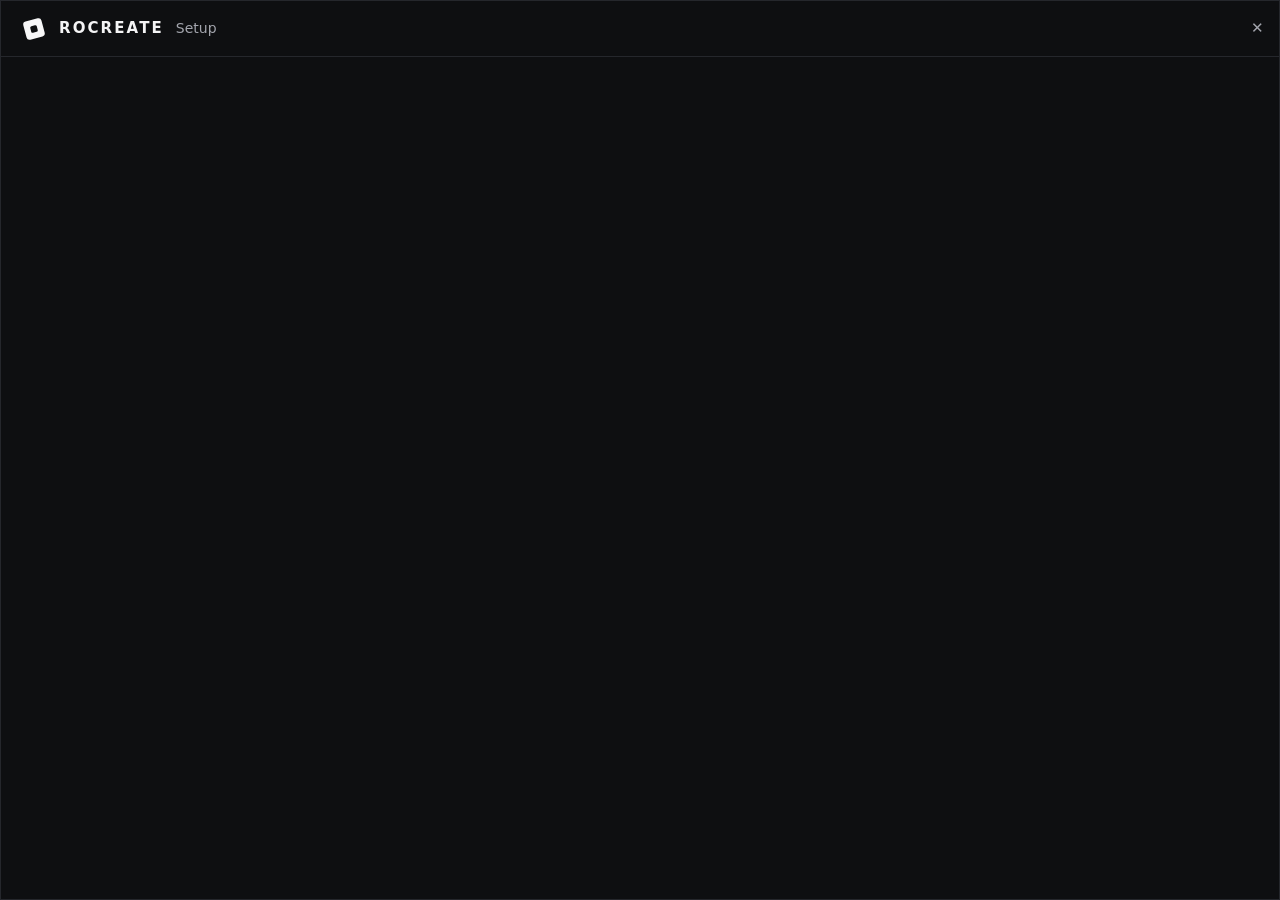
<file: app/wizard_ui/index.html>
<!doctype html>
<html lang="en">
<head>
<meta charset="utf-8">
<title>RoCreate Setup</title>
<style>
  :root { --bg:#0e0f11; --panel:#16181b; --line:#25272c; --text:#f4f4f5; --dim:#a3a5ad; --blue:#335fff; --ok:#3ecf8e; --bad:#ff5c5c; }
  * { box-sizing: border-box; }
  html, body { height: 100%; margin: 0; background: var(--bg); color: var(--text);
    font: 14px/1.5 "Segoe UI", system-ui, sans-serif; user-select: none; overflow: hidden; }
  #wrap { height: 100%; display: flex; flex-direction: column; border: 1px solid var(--line); }
  header { height: 56px; flex: none; display: flex; align-items: center; gap: 12px; padding: 0 20px; border-bottom: 1px solid var(--line); }
  header svg { width: 26px; height: 26px; }
  header b { letter-spacing: .14em; font-size: 15px; }
  header span { color: var(--dim); }
  #x { position: absolute; top: 0; right: 0; width: 46px; height: 56px; border: 0; background: none; color: var(--dim); font-size: 15px; cursor: default; }
  #x:hover { background: #c42b1c; color: #fff; }
  main { flex: 1; padding: 28px 32px 8px; overflow: hidden; position: relative; }
  section { display: none; height: 100%; }
  section.on { display: block; }
  h1 { margin: 0 0 6px; font-size: 24px; }
  p { margin: 6px 0; color: var(--dim); }
  .row { display: flex; gap: 10px; align-items: center; }
  input[type=text] { flex: 1; background: var(--panel); border: 1px solid var(--line); color: var(--text); border-radius: 9px; padding: 9px 12px; font: inherit; user-select: text; }
  label.chk { display: flex; gap: 10px; align-items: flex-start; padding: 8px 12px; border: 1px solid var(--line); border-radius: 10px; margin: 6px 0; background: var(--panel); }
  label.chk input { margin-top: 4px; accent-color: var(--blue); }
  label.chk small { display: block; color: var(--dim); }
  label.chk a { color: #7d9bff; }
  button.btn { background: #2a2c31; color: var(--text); border: 0; border-radius: 9px; padding: 9px 16px; font: inherit; cursor: default; }
  button.btn:hover { background: #363940; }
  button.primary { background: var(--blue); }
  button.primary:hover { background: #4a72ff; }
  button:disabled { opacity: .45; }
  footer { flex: none; display: flex; justify-content: flex-end; gap: 10px; padding: 14px 32px 22px; }
  .bar { height: 8px; background: var(--panel); border-radius: 99px; overflow: hidden; margin: 22px 0 12px; }
  .bar i { display: block; height: 100%; width: 0; background: var(--blue); transition: width .25s; }
  #log { color: var(--dim); font-size: 13px; max-height: 190px; overflow: hidden; }
  .err { color: var(--bad); }
  .ext { display: flex; align-items: center; gap: 12px; padding: 10px 12px; border: 1px solid var(--line); border-radius: 10px; margin: 8px 0; background: var(--panel); }
  .ext div { flex: 1; } .ext small { display: block; color: var(--dim); }
  .tick { width: 22px; height: 22px; border-radius: 50%; border: 2px solid var(--line); display: grid; place-items: center; font-size: 13px; }
  .tick.ok { border-color: var(--ok); color: var(--ok); }
  .tick.wait { border-color: #d9a441; color: #d9a441; }
  .ext .state { color: #d9a441; }
  .ext .tick.ok ~ div .state { color: var(--ok); }
  details { margin-top: 14px; color: var(--dim); } details summary { cursor: default; }
  ol { color: var(--dim); padding-left: 20px; margin: 8px 0 12px; } ol b { color: var(--text); }
</style>
</head>
<body>
<div id="wrap">
  <header class="pywebview-drag-region">
    <svg viewBox="0 0 100 100"><defs><mask id="m"><rect width="100" height="100" fill="black"/><g transform="rotate(-15 50 50)"><rect x="14" y="14" width="72" height="72" rx="12" fill="white"/><rect x="37" y="37" width="26" height="26" rx="6" fill="black"/></g></mask></defs><rect width="100" height="100" fill="#f7f7f8" mask="url(#m)"/></svg>
    <b>ROCREATE</b><span id="hsub">Setup</span>
  </header>
  <button id="x" title="Close">&#x2715;</button>
  <main>
    <!-- install -->
    <section id="welcome">
      <h1>Welcome to RoCreate</h1>
      <p>Roblox, rebuilt as a fast, clean desktop app: the Creator Hub look, ad and tracker blocking, one-click game launch, and RoValra built in.</p>
      <p>This wizard installs the app, optionally sets it up with RoValra (by NotValra), and helps you add the Chrome extensions.</p>
      <p id="ver"></p>
    </section>
    <section id="options">
      <h1>Choose what to set up</h1>
      <div class="row"><input type="text" id="dir" spellcheck="false"><button class="btn" id="browse">Browse…</button></div>
      <label class="chk"><input type="checkbox" checked disabled><span>RoCreate app<small>The desktop app with the RoCreate look. Required.</small></span></label>
      <label class="chk"><input type="checkbox" id="o-rovalra" checked><span>Set up RoCreate with RoValra<small>RoValra by NotValra, open source (GPL-3.0). Downloaded from the Chrome Web Store, not bundled, and kept up to date. <a href="#" id="rv-link">About RoValra</a></small></span></label>
      <label class="chk"><input type="checkbox" id="o-redirect" checked><span>Include auto redirect?<small>Chrome extension: Roblox links you open in Chrome jump straight into RoCreate.</small></span></label>
      <label class="chk"><input type="checkbox" id="o-theme"><span>Include the RoCreate theme for Chrome?<small>Optional. The same look on roblox.com inside Chrome (the app already has it built in).</small></span></label>
      <label class="chk"><input type="checkbox" id="o-ads" checked><span>Block ads and trackers</span></label>
      <div class="row"><label class="chk" style="flex:1"><input type="checkbox" id="o-desktop" checked><span>Desktop shortcut</span></label><label class="chk" style="flex:1"><input type="checkbox" id="o-startmenu" checked><span>Start menu shortcut</span></label></div>
    </section>
    <section id="progress">
      <h1 id="ptitle">Installing…</h1>
      <p id="pstep">Preparing…</p>
      <div class="bar"><i id="pbar"></i></div>
      <div id="log"></div>
    </section>
    <section id="finish">
      <h1>RoCreate is installed</h1>
      <p id="finish-none" hidden>You're all set. Launch RoCreate to get started.</p>
      <div id="finish-extra">
        <p>One last tap in Chrome to switch the extension(s) on.</p>
        <div id="chrome-panel-finish"></div>
      </div>
    </section>
    <!-- chrome setup (standalone) -->
    <section id="chrome">
      <h1>Chrome extensions</h1>
      <div id="chrome-panel-solo"></div>
    </section>
    <!-- uninstall -->
    <section id="uninstall">
      <h1>Uninstall RoCreate</h1>
      <p>This removes the app, its shortcuts and the rocreate:// link handler.</p>
      <label class="chk"><input type="checkbox" id="u-data"><span>Also delete my data<small>Your Roblox login, window settings and the downloaded RoValra.</small></span></label>
      <p>Afterwards, remove the two RoCreate extensions from chrome://extensions.</p>
    </section>
    <section id="uninstalled">
      <h1>RoCreate was removed</h1>
      <p>Thanks for trying it. You can close this window.</p>
    </section>
  </main>
  <footer id="foot"></footer>
</div>

<template id="chrome-tpl">
  <p>They are already added to Chrome. The next time Chrome starts it shows an <b>Action required</b> button in its toolbar: click it and choose <b>Add extension</b>.</p>
  <div class="row" style="margin-bottom:6px"><button class="btn primary" data-act="open-chrome">Open Chrome now</button><span class="no-chrome" style="color:var(--bad)" hidden>Chrome was not found. Start it yourself to finish.</span></div>
  <div class="exts"></div>
  <p class="restart-note" hidden style="color:#d9a441">Chrome is open right now. Close every Chrome window and start it again, then the button appears.</p>
  <details><summary>Chrome didn't ask?</summary>
    <ol>
      <li>Fully quit Chrome (close every window) and start it again.</li>
      <li>Still nothing: open <b>chrome://extensions</b>, switch on <b>Developer mode</b>, click <b>Load unpacked</b> and pick the folder below.</li>
    </ol>
  </details>
</template>

<script>
  const $ = (s) => document.querySelector(s);
  let api, info, page = "", pollTimer = 0, working = false;

  function show(id) {
    document.querySelectorAll("section").forEach((s) => s.classList.toggle("on", s.id === id));
    page = id;
    renderFooter();
    clearInterval(pollTimer);
    if (id === "finish" || id === "chrome") { mountChrome(id === "finish" ? "#chrome-panel-finish" : "#chrome-panel-solo"); pollTimer = setInterval(refreshChrome, 1500); }
  }

  function renderFooter() {
    const f = $("#foot"); f.innerHTML = "";
    const add = (label, cls, fn, disabled) => { const b = document.createElement("button"); b.className = "btn " + (cls || ""); b.textContent = label; b.disabled = !!disabled; b.onclick = fn; f.appendChild(b); return b; };
    if (page === "welcome") { add("Cancel", "", () => api.close()); add("Next", "primary", () => show("options"), !info.payloadOk); }
    else if (page === "options") { add("Back", "", () => show("welcome")); add("Install", "primary", startInstall); }
    else if (page === "progress") { add("Please wait…", "", () => {}, true); }
    else if (page === "finish") {
      add("Launch RoCreate and close", "primary", async () => { await api.launch_app(); api.close(); });
      add("Close", "", () => api.close());
    }
    else if (page === "chrome") { add("Close", "primary", () => api.close()); }
    else if (page === "uninstall") { add("Cancel", "", () => api.close()); add("Uninstall", "primary", startUninstall); }
    else if (page === "uninstalled") { add("Close", "primary", () => api.finish_uninstall()); }
  }

  function mountChrome(sel) {
    const host = $(sel); host.innerHTML = "";
    host.appendChild($("#chrome-tpl").content.cloneNode(true));
    host.querySelector('[data-act="open-chrome"]').onclick = async () => { if (!(await api.open_chrome())) host.querySelector(".no-chrome").hidden = false; };
    const box = host.querySelector(".exts");
    info.extensions.forEach((e) => {
      const row = document.createElement("div"); row.className = "ext"; row.dataset.id = e.id;
      row.innerHTML = '<span class="tick">&nbsp;</span><div><b></b><small></small><small class="state"></small></div><button class="btn">Show folder</button>';
      row.querySelector("b").textContent = e.name; row.querySelector("small").textContent = e.desc;
      row.querySelector("button").onclick = () => api.show_folder(e.id);
      box.appendChild(row);
    });
    refreshChrome();
  }

  const STATE = { enabled: ["ok", "&#x2713;", "On"], pending: ["wait", "&#x22ef;", "Waiting for your OK in Chrome"], missing: ["", "&nbsp;", "Not added yet"] };
  async function refreshChrome() {
    const res = await api.chrome_status();
    const status = res.extensions || res;
    document.querySelectorAll(".restart-note").forEach((n) => { n.hidden = !res.chromeRunning || status.every((s) => s.state === "enabled"); });
    status.forEach((s) => {
      const [cls, glyph, label] = STATE[s.state] || STATE.missing;
      document.querySelectorAll('.ext[data-id="' + s.id + '"]').forEach((row) => {
        const t = row.querySelector(".tick");
        t.className = "tick " + cls; t.innerHTML = glyph; t.title = label;
        row.querySelector(".state").textContent = label;
      });
    });
  }

  async function startInstall() {
    const opts = { dir: $("#dir").value.trim(), rovalra: $("#o-rovalra").checked, redirect: $("#o-redirect").checked, theme: $("#o-theme").checked,
      blockAds: $("#o-ads").checked, desktop: $("#o-desktop").checked, startmenu: $("#o-startmenu").checked };
    working = true; $("#log").innerHTML = ""; $("#ptitle").textContent = "Installing…"; show("progress");
    api.start_install(opts);
  }
  function startUninstall() { $("#ptitle").textContent = "Uninstalling…"; show("progress"); api.start_uninstall({ deleteData: $("#u-data").checked }); }

  window.onWizard = (d) => {
    if (d.pct != null) $("#pbar").style.width = d.pct + "%";
    if (d.step) $("#pstep").textContent = d.step;
    if (d.note) { const p = document.createElement("p"); p.textContent = d.note; $("#log").appendChild(p); }
    if (d.error) { const p = document.createElement("p"); p.className = "err"; p.textContent = "Something went wrong: " + d.error; $("#log").appendChild(p); $("#pstep").textContent = "Setup could not finish."; $("#ptitle").textContent = "Failed"; const f = $("#foot"); f.innerHTML = ""; const b = document.createElement("button"); b.className = "btn primary"; b.textContent = "Close"; b.onclick = () => api.close(); f.appendChild(b); }
    if (d.done) {
      if (info.mode === "uninstall") return show("uninstalled");
      api.installed_extensions().then((exts) => {
        info.extensions = exts;
        $("#finish-extra").hidden = exts.length === 0;
        $("#finish-none").hidden = exts.length !== 0;
        show("finish");
      });
    }
  };

  window.addEventListener("pywebviewready", async () => {
    api = window.pywebview.api;
    info = await api.get_info();
    $("#ver").textContent = "Version " + info.version;
    $("#dir").value = info.defaultDir;
    $("#x").onclick = () => api.close();
    $("#rv-link").onclick = (e) => { e.preventDefault(); api.open_url("rovalra"); };
    $("#browse").onclick = async () => { const p = await api.browse($("#dir").value); if (p) $("#dir").value = p; };
    $("#hsub").textContent = info.mode === "install" ? "Setup" : info.mode === "uninstall" ? "Uninstall" : "Chrome setup";
    show(info.mode === "install" ? "welcome" : info.mode === "uninstall" ? "uninstall" : "chrome");
  });
</script>
</body>
</html>
</file>
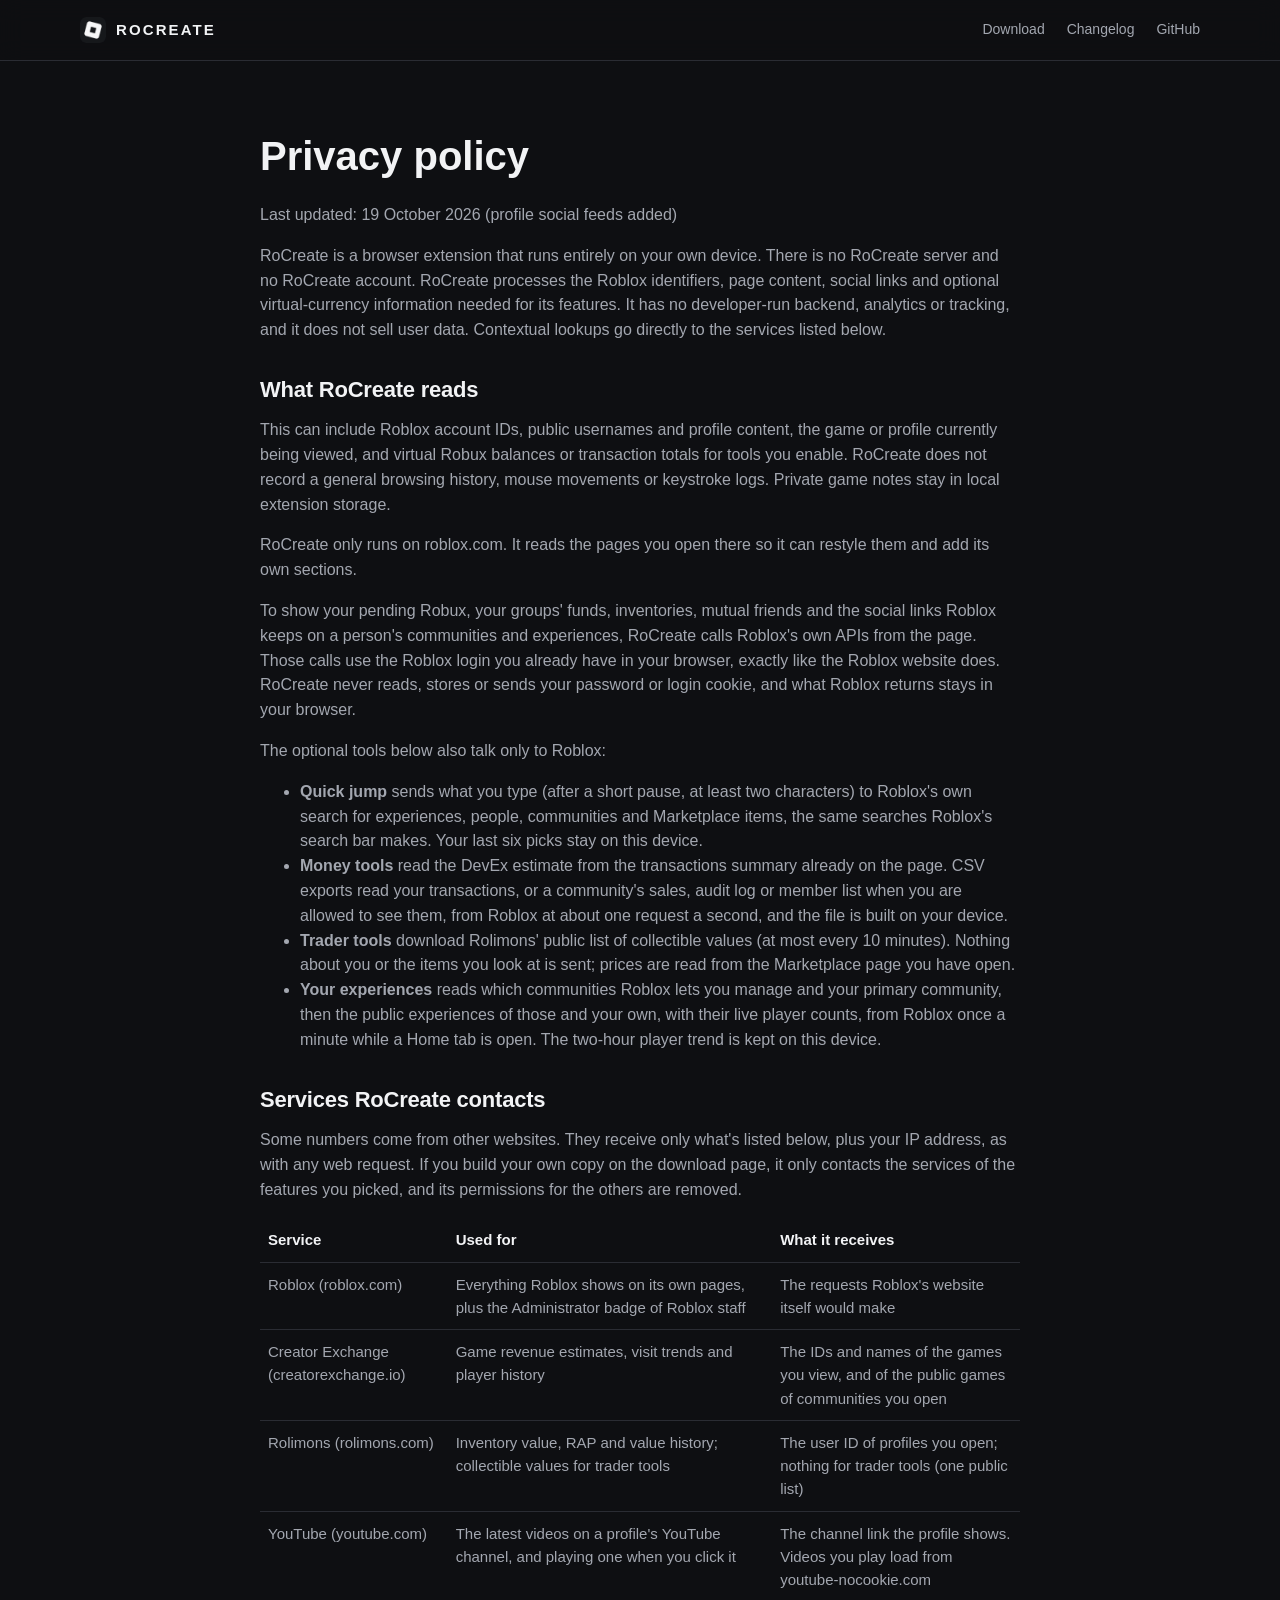
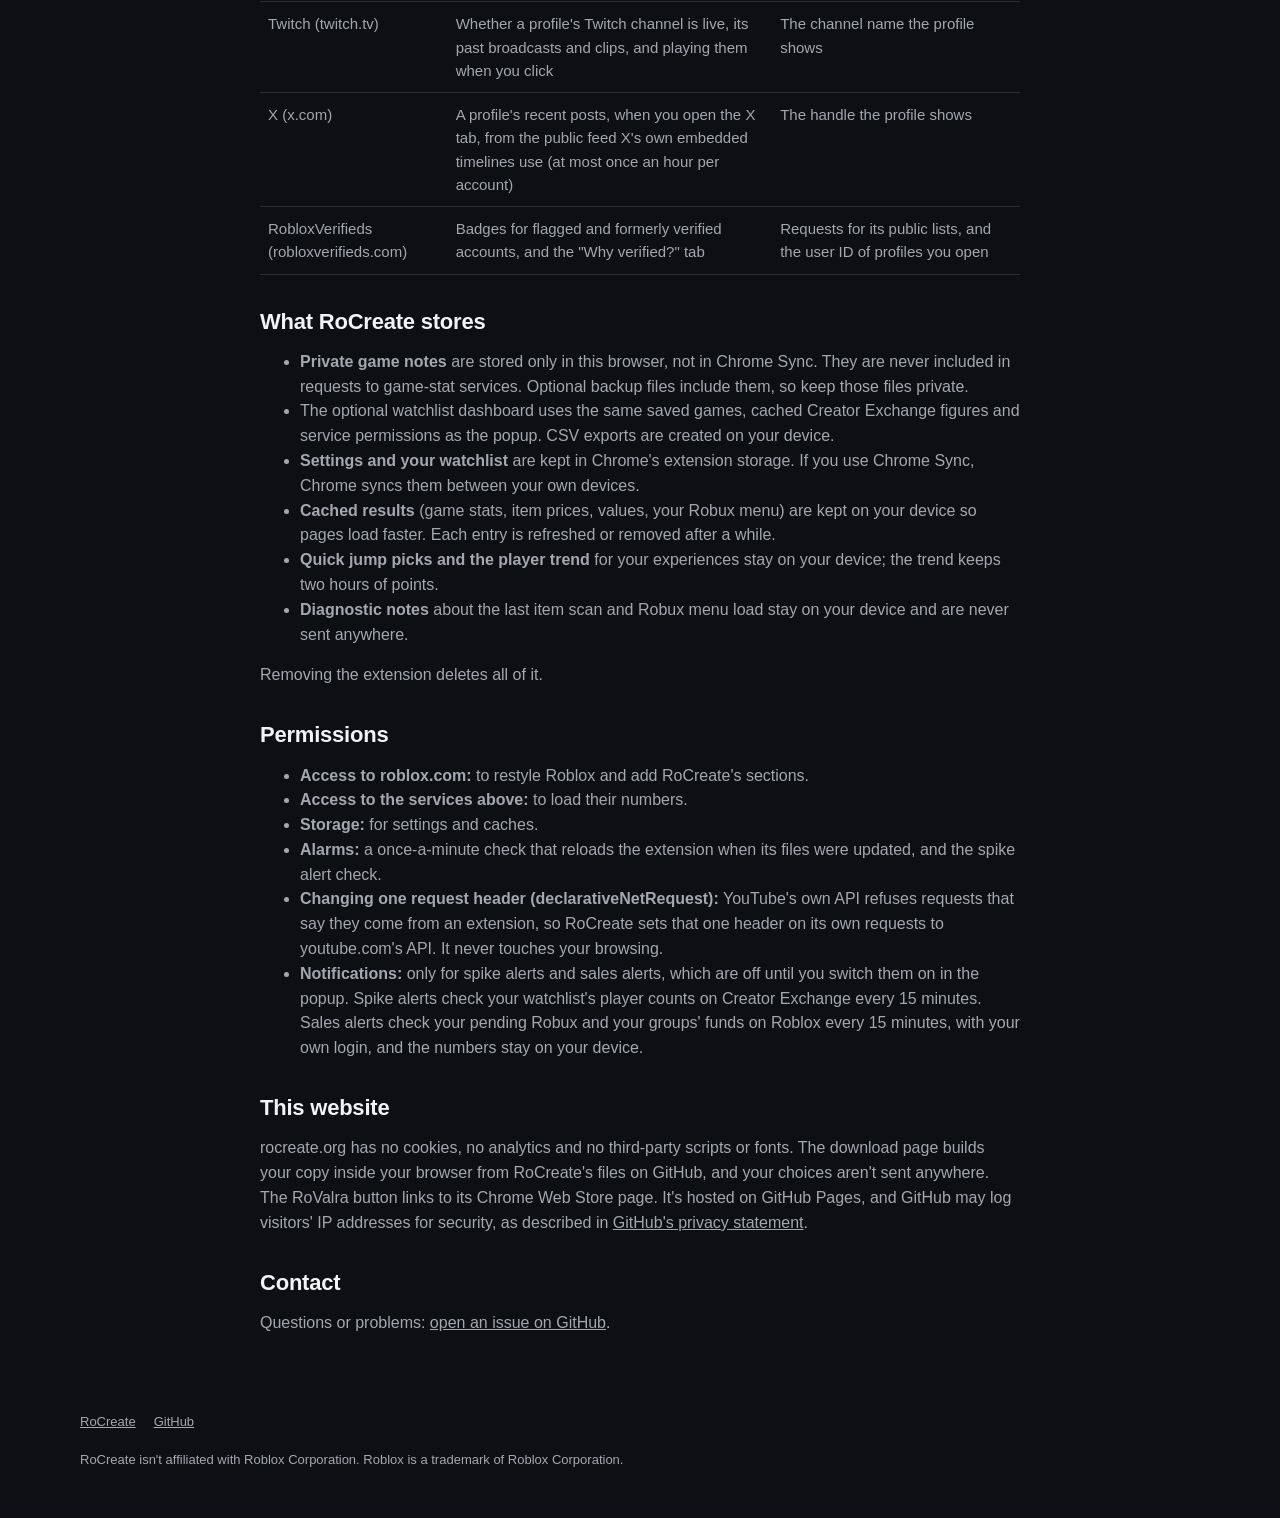
<file: docs/privacy.html>
<!doctype html>
<html lang="en">
<head>
  <meta charset="utf-8">
  <meta name="viewport" content="width=device-width, initial-scale=1">
  <title>Privacy policy · RoCreate</title>
  <meta name="description" content="What the RoCreate Chrome extension accesses, which services it contacts and what it stores.">
  <link rel="icon" href="img/icon-128.png">
  <link rel="stylesheet" href="style.css">
</head>
<body>
  <header class="nav">
    <div class="wrap">
      <a class="brand" href="/"><img src="img/icon-128.png" alt="">ROCREATE</a>
      <nav>
        <a href="download.html">Download</a>
        <a class="hide-sm" href="changelog.html">Changelog</a>
        <a href="https://github.com/nwtaken/RoCreate">GitHub</a>
      </nav>
    </div>
  </header>

  <main class="wrap doc">
    <h1>Privacy policy</h1>
    <p>Last updated: 19 October 2026 (profile social feeds added)</p>

    <p>RoCreate is a browser extension that runs entirely on your own device. There is no RoCreate server and no RoCreate account. RoCreate processes the Roblox identifiers, page content, social links and optional virtual-currency information needed for its features. It has no developer-run backend, analytics or tracking, and it does not sell user data. Contextual lookups go directly to the services listed below.</p>

    <h2>What RoCreate reads</h2>
    <p>This can include Roblox account IDs, public usernames and profile content, the game or profile currently being viewed, and virtual Robux balances or transaction totals for tools you enable. RoCreate does not record a general browsing history, mouse movements or keystroke logs. Private game notes stay in local extension storage.</p>
    <p>RoCreate only runs on roblox.com. It reads the pages you open there so it can restyle them and add its own sections.</p>
    <p>To show your pending Robux, your groups' funds, inventories, mutual friends and the social links Roblox keeps on a person's communities and experiences, RoCreate calls Roblox's own APIs from the page. Those calls use the Roblox login you already have in your browser, exactly like the Roblox website does. RoCreate never reads, stores or sends your password or login cookie, and what Roblox returns stays in your browser.</p>
    <p>The optional tools below also talk only to Roblox:</p>
    <ul>
      <li><b>Quick jump</b> sends what you type (after a short pause, at least two characters) to Roblox's own search for experiences, people, communities and Marketplace items, the same searches Roblox's search bar makes. Your last six picks stay on this device.</li>
      <li><b>Money tools</b> read the DevEx estimate from the transactions summary already on the page. CSV exports read your transactions, or a community's sales, audit log or member list when you are allowed to see them, from Roblox at about one request a second, and the file is built on your device.</li>
      <li><b>Trader tools</b> download Rolimons' public list of collectible values (at most every 10 minutes). Nothing about you or the items you look at is sent; prices are read from the Marketplace page you have open.</li>
      <li><b>Your experiences</b> reads which communities Roblox lets you manage and your primary community, then the public experiences of those and your own, with their live player counts, from Roblox once a minute while a Home tab is open. The two-hour player trend is kept on this device.</li>
    </ul>

    <h2>Services RoCreate contacts</h2>
    <p>Some numbers come from other websites. They receive only what's listed below, plus your IP address, as with any web request. If you build your own copy on the download page, it only contacts the services of the features you picked, and its permissions for the others are removed.</p>
    <table>
      <tr><th>Service</th><th>Used for</th><th>What it receives</th></tr>
      <tr><td>Roblox (roblox.com)</td><td>Everything Roblox shows on its own pages, plus the Administrator badge of Roblox staff</td><td>The requests Roblox's website itself would make</td></tr>
      <tr><td>Creator Exchange (creatorexchange.io)</td><td>Game revenue estimates, visit trends and player history</td><td>The IDs and names of the games you view, and of the public games of communities you open</td></tr>
      <tr><td>Rolimons (rolimons.com)</td><td>Inventory value, RAP and value history; collectible values for trader tools</td><td>The user ID of profiles you open; nothing for trader tools (one public list)</td></tr>
      <tr><td>YouTube (youtube.com)</td><td>The latest videos on a profile's YouTube channel, and playing one when you click it</td><td>The channel link the profile shows. Videos you play load from youtube-nocookie.com</td></tr>
      <tr><td>Twitch (twitch.tv)</td><td>Whether a profile's Twitch channel is live, its past broadcasts and clips, and playing them when you click</td><td>The channel name the profile shows</td></tr>
      <tr><td>X (x.com)</td><td>A profile's recent posts, when you open the X tab, from the public feed X's own embedded timelines use (at most once an hour per account)</td><td>The handle the profile shows</td></tr>
      <tr><td>RobloxVerifieds (robloxverifieds.com)</td><td>Badges for flagged and formerly verified accounts, and the "Why verified?" tab</td><td>Requests for its public lists, and the user ID of profiles you open</td></tr>
    </table>

    <h2>What RoCreate stores</h2>
    <ul>
      <li><b>Private game notes</b> are stored only in this browser, not in Chrome Sync. They are never included in requests to game-stat services. Optional backup files include them, so keep those files private.</li>
      <li>The optional watchlist dashboard uses the same saved games, cached Creator Exchange figures and service permissions as the popup. CSV exports are created on your device.</li>
      <li><b>Settings and your watchlist</b> are kept in Chrome's extension storage. If you use Chrome Sync, Chrome syncs them between your own devices.</li>
      <li><b>Cached results</b> (game stats, item prices, values, your Robux menu) are kept on your device so pages load faster. Each entry is refreshed or removed after a while.</li>
      <li><b>Quick jump picks and the player trend</b> for your experiences stay on your device; the trend keeps two hours of points.</li>
      <li><b>Diagnostic notes</b> about the last item scan and Robux menu load stay on your device and are never sent anywhere.</li>
    </ul>
    <p>Removing the extension deletes all of it.</p>

    <h2>Permissions</h2>
    <ul>
      <li><b>Access to roblox.com:</b> to restyle Roblox and add RoCreate's sections.</li>
      <li><b>Access to the services above:</b> to load their numbers.</li>
      <li><b>Storage:</b> for settings and caches.</li>
      <li><b>Alarms:</b> a once-a-minute check that reloads the extension when its files were updated, and the spike alert check.</li>
      <li><b>Changing one request header (declarativeNetRequest):</b> YouTube's own API refuses requests that say they come from an extension, so RoCreate sets that one header on its own requests to youtube.com's API. It never touches your browsing.</li>
      <li><b>Notifications:</b> only for spike alerts and sales alerts, which are off until you switch them on in the popup. Spike alerts check your watchlist's player counts on Creator Exchange every 15 minutes. Sales alerts check your pending Robux and your groups' funds on Roblox every 15 minutes, with your own login, and the numbers stay on your device.</li>
    </ul>

    <h2>This website</h2>
    <p>rocreate.org has no cookies, no analytics and no third-party scripts or fonts. The download page builds your copy inside your browser from RoCreate's files on GitHub, and your choices aren't sent anywhere. The RoValra button links to its Chrome Web Store page. It's hosted on GitHub Pages, and GitHub may log visitors' IP addresses for security, as described in <a href="https://docs.github.com/en/site-policy/privacy-policies/github-general-privacy-statement">GitHub's privacy statement</a>.</p>

    <h2>Contact</h2>
    <p>Questions or problems: <a href="https://github.com/nwtaken/RoCreate/issues">open an issue on GitHub</a>.</p>
  </main>

  <footer>
    <div class="wrap">
      <a href="/">RoCreate</a>
      <a href="https://github.com/nwtaken/RoCreate">GitHub</a>
      <span class="legal">RoCreate isn't affiliated with Roblox Corporation. Roblox is a trademark of Roblox Corporation.</span>
    </div>
  </footer>
</body>
</html>
</file>
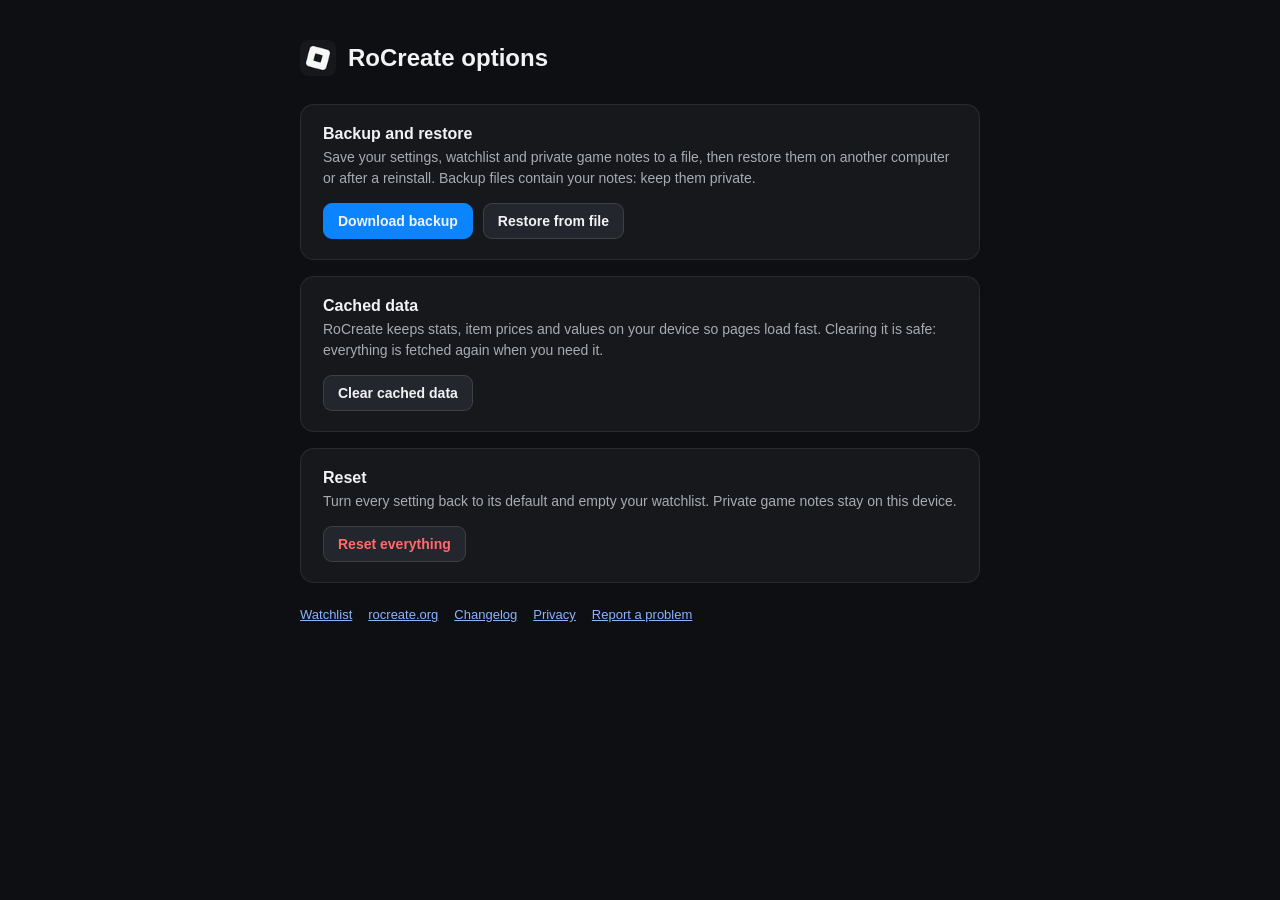
<file: extensions/theme/options.html>
<!DOCTYPE html>
<html>
<head>
<meta charset="utf-8">
<title>RoCreate options</title>
<style>
  :root { color-scheme: dark; }
  body { margin: 0; background: #0e0f12; color: #f2f3f5; font-family: "Builder Sans", -apple-system, "Segoe UI", Roboto, sans-serif; }
  main { max-width: 680px; margin: 0 auto; padding: 40px 24px 60px; }
  header { display: flex; align-items: center; gap: 12px; margin-bottom: 28px; }
  header img { width: 36px; height: 36px; border-radius: 8px; }
  h1 { font-size: 24px; margin: 0; }
  .ver { color: #a7acb3; font-size: 13px; }
  section { background: #16181c; border: 1px solid rgba(255,255,255,0.08); border-radius: 14px; padding: 20px 22px; margin-bottom: 16px; }
  h2 { font-size: 16px; margin: 0 0 4px; }
  p { color: #a7acb3; font-size: 14px; margin: 0 0 14px; line-height: 1.5; }
  .actions { display: flex; flex-wrap: wrap; gap: 10px; align-items: center; }
  button, .file { background: #23262c; color: #f2f3f5; border: 1px solid rgba(255,255,255,0.12); border-radius: 9px; padding: 9px 14px; font-weight: 600; font-size: 14px; font-family: inherit; cursor: pointer; }
  button:focus-visible, .file:focus-visible, a:focus-visible { outline:2px solid #0a84ff; outline-offset:3px; }
  button:hover, .file:hover { border-color: rgba(255,255,255,0.3); }
  button.primary { background: #0a84ff; border-color: #0a84ff; }
  button.danger { color: #ff6b6b; }
  .file input { display: none; }
  .status { font-size: 13px; color: #4ef0d1; }
  .status.err { color: #ff6b6b; }
  a { color: #8ab4ff; }
  footer { color: #6b7079; font-size: 13px; margin-top: 24px; display: flex; gap: 16px; }
</style>
</head>
<body>
<main>
  <header>
    <img src="icons/icon-48.png" alt="">
    <div><h1>RoCreate options</h1><div class="ver" id="ver"></div></div>
  </header>

  <section>
    <h2>Backup and restore</h2>
    <p>Save your settings, watchlist and private game notes to a file, then restore them on another computer or after a reinstall. Backup files contain your notes: keep them private.</p>
    <div class="actions">
      <button type="button" class="primary" id="export">Download backup</button>
      <label class="file" tabindex="0" role="button">Restore from file<input type="file" id="import" accept="application/json,.json"></label>
      <span class="status" role="status" id="backup-status"></span>
    </div>
  </section>

  <section>
    <h2>Cached data</h2>
    <p>RoCreate keeps stats, item prices and values on your device so pages load fast. Clearing it is safe: everything is fetched again when you need it.</p>
    <div class="actions">
      <button type="button" id="clear-cache">Clear cached data</button>
      <span class="status" role="status" id="cache-status"></span>
    </div>
  </section>

  <section>
    <h2>Reset</h2>
    <p>Turn every setting back to its default and empty your watchlist. Private game notes stay on this device.</p>
    <div class="actions">
      <button type="button" class="danger" id="reset">Reset everything</button>
      <span class="status" role="status" id="reset-status"></span>
    </div>
  </section>

  <footer>
    <a href="watchlist.html" id="dashboard">Watchlist</a>
    <a href="https://rocreate.org" target="_blank" rel="noopener">rocreate.org</a>
    <a href="https://rocreate.org/changelog.html" target="_blank" rel="noopener">Changelog</a>
    <a href="https://rocreate.org/privacy.html" target="_blank" rel="noopener">Privacy</a>
    <a href="https://github.com/nwtaken/RoCreate/issues" target="_blank" rel="noopener">Report a problem</a>
  </footer>
</main>
<script src="options.js"></script>
</body>
</html>
</file>
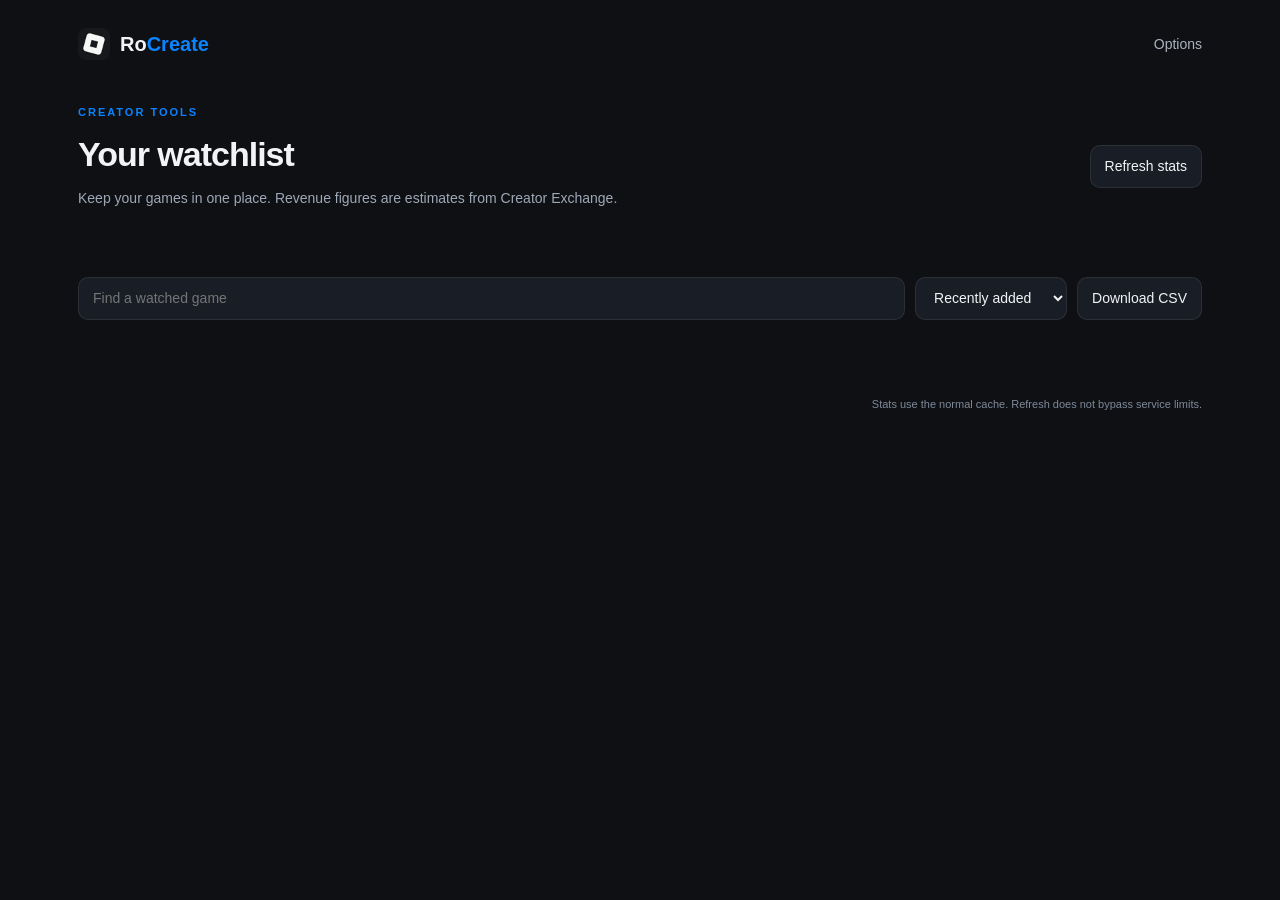
<file: extensions/theme/watchlist.html>
<!doctype html>
<html lang="en">
<head>
<meta charset="utf-8"><meta name="viewport" content="width=device-width, initial-scale=1">
<title>Your watchlist · RoCreate</title>
<link rel="icon" href="icons/icon-48.png"><link rel="stylesheet" href="watchlist.css">
</head>
<body>
<main>
<header><a class="brand" href="https://rocreate.org" target="_blank" rel="noopener"><img src="icons/icon-48.png" alt="">Ro<span>Create</span></a><a href="options.html">Options</a></header>
<div class="heading"><div><p class="eyebrow">Creator tools</p><h1>Your watchlist</h1><p>Keep your games in one place. Revenue figures are estimates from Creator Exchange.</p></div><button type="button" id="refresh">Refresh stats</button></div>
<div id="summary" class="summary" aria-label="Watchlist summary"></div>
<div class="toolbar"><input type="search" id="search" placeholder="Find a watched game" aria-label="Search watched games"><select id="sort" aria-label="Sort games"><option value="added">Recently added</option><option value="name">Name</option><option value="playing">Most players</option><option value="revenue">Highest revenue</option><option value="trend">Revenue trend</option></select><button type="button" id="export">Download CSV</button></div>
<p id="status" role="status"></p>
<div id="games" class="games"></div>
<footer><span id="version"></span><span>Stats use the normal cache. Refresh does not bypass service limits.</span></footer>
</main><script src="watchlist.js"></script>
</body>
</html>
</file>
<file: docs/style.css>
:root {
  --bg: #0e0f12;
  --panel: #16171b;
  --panel-2: #1c1d22;
  --line: #2a2c33;
  --text: #f2f3f5;
  --muted: #a3a7b0;
  --blue: #335fff;
  --teal: #4ef0d1;
  --radius: 14px;
  font-family: -apple-system, BlinkMacSystemFont, "Segoe UI", Roboto, "Helvetica Neue", Arial, sans-serif;
  color-scheme: dark;
}
* { box-sizing: border-box; }
html { scroll-behavior: smooth; }
body { margin: 0; background: var(--bg); color: var(--text); line-height: 1.55; -webkit-font-smoothing: antialiased; }
a { color: inherit; }
img { max-width: 100%; display: block; }
.wrap { width: min(1120px, 100% - 40px); margin: 0 auto; }

/* nav */
.nav { position: sticky; top: 0; z-index: 10; background: rgba(14, 15, 18, .86); backdrop-filter: blur(12px); border-bottom: 1px solid var(--line); }
.nav .wrap { display: flex; align-items: center; gap: 28px; height: 60px; }
.brand { display: flex; align-items: center; gap: 10px; font-weight: 800; letter-spacing: .14em; text-decoration: none; font-size: 15px; }
.brand img { width: 26px; height: 26px; border-radius: 6px; }
.nav nav { display: flex; gap: 22px; margin-left: auto; font-size: 14px; }
.nav nav a { text-decoration: none; color: var(--muted); }
.nav nav a:hover { color: var(--text); }

/* buttons */
.btn { display: inline-flex; align-items: center; gap: 8px; padding: 12px 20px; border-radius: 10px; font-weight: 700; font-size: 15px; text-decoration: none; border: 1px solid var(--line); background: var(--panel-2); }
.btn:hover { border-color: #3a3d46; }
.btn.primary { background: var(--blue); border-color: var(--blue); }
.btn.primary:hover { filter: brightness(1.08); }

/* hero */
.hero { padding: 84px 0 40px; text-align: center; }
.hero h1 { font-size: clamp(36px, 6vw, 64px); line-height: 1.05; margin: 0 0 18px; letter-spacing: -.02em; }
.hero p.lead { font-size: 19px; color: var(--muted); max-width: 680px; margin: 0 auto 28px; }
.cta { display: flex; gap: 12px; justify-content: center; flex-wrap: wrap; }
.note { font-size: 13px; color: var(--muted); margin-top: 14px; }
.shot { border-radius: var(--radius); border: 1px solid var(--line); box-shadow: 0 30px 80px rgba(0, 0, 0, .55); }
.hero .shot { margin: 56px auto 0; }

/* features */
.feature-wide { display: grid; grid-template-columns: minmax(0, 1fr) minmax(0, 1.25fr); gap: 48px; align-items: start; padding: 40px 0; }
.feature-wide p, .feature-wide ul { color: var(--muted); }
.feature-wide li { margin: 6px 0; }
.feature-wide b { color: var(--text); }
.shot.popup-shot { max-width: 300px; justify-self: center; }
section { padding: 72px 0; }
.eyebrow { color: var(--teal); font-weight: 700; font-size: 13px; letter-spacing: .12em; text-transform: uppercase; margin: 0 0 10px; }
h2 { font-size: clamp(28px, 4vw, 40px); line-height: 1.15; margin: 0 0 14px; letter-spacing: -.01em; }
.row { display: grid; grid-template-columns: 1fr 1.35fr; gap: 48px; align-items: center; padding: 40px 0; }
.row.flip { grid-template-columns: 1.35fr 1fr; }
.row.flip .text { order: 2; }
.row p { color: var(--muted); margin: 0 0 12px; }
.row ul { color: var(--muted); padding-left: 18px; margin: 0; }
.row li { margin: 4px 0; }
.cards { display: grid; grid-template-columns: repeat(3, 1fr); gap: 16px; margin-top: 24px; }
.card { background: var(--panel); border: 1px solid var(--line); border-radius: var(--radius); padding: 22px; }
.card h3 { margin: 0 0 6px; font-size: 17px; }
.card p { margin: 0; color: var(--muted); font-size: 15px; }

/* install */
.install { background: var(--panel); border-top: 1px solid var(--line); border-bottom: 1px solid var(--line); }
.steps { counter-reset: s; display: grid; grid-template-columns: repeat(3, 1fr); gap: 16px; margin: 28px 0 18px; padding: 0; list-style: none; }
.steps li { counter-increment: s; background: var(--panel-2); border: 1px solid var(--line); border-radius: var(--radius); padding: 22px; color: var(--muted); }
.steps li::before { content: counter(s); display: grid; place-items: center; width: 30px; height: 30px; border-radius: 50%; background: var(--blue); color: #fff; font-weight: 800; margin-bottom: 12px; }
.steps b, .steps code { color: var(--text); }
code { background: #0b0c0f; border: 1px solid var(--line); border-radius: 6px; padding: 1px 6px; font-size: .92em; }

/* faq */
details { border-bottom: 1px solid var(--line); padding: 18px 0; }
summary { cursor: pointer; font-weight: 700; font-size: 17px; }
details p { color: var(--muted); margin: 10px 0 0; }

/* footer */
footer { padding: 36px 0 48px; color: var(--muted); font-size: 13px; }
footer .wrap { display: flex; gap: 18px; flex-wrap: wrap; align-items: center; }
footer a { color: var(--muted); }
footer .legal { flex-basis: 100%; }

/* text pages (privacy) */
.doc { max-width: 760px; padding: 64px 0 24px; }
.doc h1 { font-size: 40px; margin: 0 0 6px; }
.doc h2 { font-size: 22px; margin: 34px 0 8px; }
.doc p, .doc li { color: var(--muted); }
.doc table { width: 100%; border-collapse: collapse; margin: 10px 0; font-size: 15px; }
.doc th, .doc td { text-align: left; border-bottom: 1px solid var(--line); padding: 10px 8px; vertical-align: top; color: var(--muted); }
.doc th { color: var(--text); }


/* download page */
.presets { display: flex; flex-wrap: wrap; align-items: center; gap: 8px; margin: 18px 0 -10px; }
.presets .btn.small { margin-left: 0; }
.whatsnew { max-width: 560px; margin: 18px auto 0; text-align: left; background: var(--panel); border: 1px solid var(--line); border-radius: var(--radius); padding: 14px 18px; font-size: 14px; color: var(--muted); }
.whatsnew b { color: var(--text); }
.whatsnew ul { margin: 6px 0 8px; padding-left: 18px; }
.whatsnew a { color: var(--teal); font-weight: 700; text-decoration: none; }
/* roadmap */
.roadmap { display: grid; grid-template-columns: repeat(3, 1fr); gap: 16px; margin-top: 24px; }
.roadmap .card b { display: inline-block; font-size: 11px; letter-spacing: .08em; text-transform: uppercase; color: var(--teal); margin-bottom: 6px; }
.hero-sm { padding: 64px 0 8px; }
.pick { padding: 32px 0 24px; }
.choose { display: grid; grid-template-columns: 1fr 1fr; gap: 16px; }
.card.big { padding: 28px; display: flex; flex-direction: column; gap: 4px; }
.card.big h2 { font-size: 28px; margin: 0 0 4px; }
.card.big p { margin: 0 0 12px; }
.cta.left { justify-content: flex-start; margin-top: auto; padding-top: 8px; }
.note.left { text-align: left; margin: 0 0 12px; }
.btn[disabled], .btn[aria-disabled="true"] { opacity: .55; cursor: default; }
.btn.small { padding: 7px 12px; font-size: 13px; margin-left: 6px; }
h3.group { font-size: 15px; letter-spacing: .08em; text-transform: uppercase; color: var(--muted); margin: 36px 0 12px; }
.options { display: grid; gap: 10px; }
.option { display: flex; gap: 14px; align-items: flex-start; background: var(--panel); border: 1px solid var(--line); border-radius: var(--radius); padding: 16px 18px; cursor: pointer; }
.option:hover { border-color: #3a3d46; }
.option.static { cursor: default; }
.option input[type="checkbox"] { width: 20px; height: 20px; margin: 2px 0 0; accent-color: var(--blue); flex: none; cursor: pointer; }
.option input:disabled { cursor: default; }
.option b { display: block; font-size: 16px; }
.option .desc { display: block; color: var(--muted); font-size: 14px; margin-top: 2px; }
.option.small { padding: 11px 14px; align-items: center; }
.option.small b { font-size: 14px; display: inline; margin-right: 8px; }
.option.small .chips { display: inline-flex; margin: 0; }
.option-group { display: grid; gap: 8px; }
.sub-options { display: grid; gap: 8px; margin-left: 34px; transition: opacity .15s; }
.sub-options.off { opacity: .4; pointer-events: none; }
.chips { display: flex; gap: 6px; margin-top: 8px; }
.chip { font-style: normal; font-size: 12px; font-weight: 700; padding: 3px 9px; border-radius: 999px; background: #20222a; border: 1px solid var(--line); color: var(--muted); }
.services { display: flex; flex-wrap: wrap; gap: 8px; }
.services .chip { font-size: 13px; padding: 6px 12px; text-decoration: line-through; opacity: .5; }
.services .chip.on { text-decoration: none; opacity: 1; color: var(--teal); border-color: rgba(78, 240, 209, .35); background: rgba(78, 240, 209, .08); }
.ext-icon { width: 40px; height: 40px; border-radius: 10px; flex: none; }
.seg { display: inline-flex; flex-wrap: wrap; gap: 6px; margin-top: 10px; }
.seg label { cursor: pointer; }
.seg input { position: absolute; opacity: 0; pointer-events: none; }
.seg span { display: inline-block; padding: 7px 12px; border-radius: 9px; border: 1px solid var(--line); background: var(--panel-2); font-size: 13px; font-weight: 700; color: var(--muted); }
.seg input:checked + span { background: var(--blue); border-color: var(--blue); color: #fff; }
.seg input:focus-visible + span { outline: 2px solid var(--teal); }
.build { display: flex; align-items: center; gap: 16px; flex-wrap: wrap; margin-top: 32px; padding-top: 24px; border-top: 1px solid var(--line); }
#done { scroll-margin-top: 70px; }


/* changelog */
.release { border-top: 1px solid var(--line); padding: 18px 0 6px; }
.release h2 { display: flex; align-items: baseline; gap: 12px; font-size: 22px; margin: 0 0 6px; }
.release .date { font-size: 13px; font-weight: 600; color: var(--muted); }
.release.latest h2::after { content: "Latest"; font-size: 11px; font-weight: 800; letter-spacing: .08em; text-transform: uppercase; color: var(--teal); border: 1px solid rgba(78, 240, 209, .35); border-radius: 999px; padding: 2px 8px; }
.release ul { margin: 0 0 8px; }
/* feature table */
.table-wrap { overflow-x: auto; margin-top: 24px; }
table.features { width: 100%; border-collapse: collapse; font-size: 15px; }
table.features th, table.features td { text-align: left; padding: 12px 14px; border-bottom: 1px solid var(--line); }
table.features th { color: var(--muted); font-size: 13px; letter-spacing: .06em; text-transform: uppercase; }
table.features td:first-child { font-weight: 700; }
table.features td { color: var(--muted); }
table.features td:first-child { color: var(--text); }

@media (max-width: 860px) {
  .choose { grid-template-columns: 1fr; }
  .sub-options { margin-left: 0; }
  .row, .row.flip, .feature-wide { grid-template-columns: 1fr; gap: 24px; }
  .row.flip .text { order: 0; }
  .cards, .steps, .roadmap { grid-template-columns: 1fr; }
  .nav nav a.hide-sm { display: none; }
}

/* Mobile visitors need a desktop browser to install the extension. */
.device-notice { width: min(460px, 100% - 40px); margin: max(48px, 12vh) auto; padding: 32px; background: var(--panel); border: 1px solid var(--line); border-radius: var(--radius); }
.device-notice img { margin-bottom: 28px; border-radius: 12px; }
.device-notice .device-label { color: var(--teal); font-size: 12px; font-weight: 700; letter-spacing: .12em; }
.device-notice h1 { font-size: 32px; line-height: 1.15; margin: 12px 0 20px; }
.device-notice p { color: var(--muted); }
.device-notice strong { color: var(--text); }
.device-notice a { display: inline-block; margin-top: 16px; }
body:has(> .device-notice) > [hidden] { display: none !important; }

/* home page (2026-10 rework): demo first, short sections */
.hero.hero-demo { padding: 64px 0 24px; }
.hero.hero-demo p.lead { margin-bottom: 22px; }
section.tight { padding: 56px 0; }
.tiles { display: grid; grid-template-columns: repeat(4, 1fr); gap: 12px; margin-top: 22px; }
.tile { display: flex; flex-direction: column; gap: 4px; padding: 18px; background: var(--panel); border: 1px solid var(--line); border-radius: var(--radius); text-decoration: none; transition: border-color .15s, transform .15s, background .15s; }
.tile:hover { border-color: rgba(78, 240, 209, .45); background: var(--panel-2); transform: translateY(-2px); }
.tile:focus-visible { outline: 2px solid var(--teal); outline-offset: 2px; }
.tile svg { width: 26px; height: 26px; margin-bottom: 8px; fill: none; stroke: var(--teal); stroke-width: 1.8; stroke-linecap: round; stroke-linejoin: round; }
.tile b { font-size: 16px; }
.tile span { color: var(--muted); font-size: 14px; line-height: 1.45; }
.also { color: var(--muted); font-size: 14px; margin: 18px 0 0; }
.gallery-head { display: flex; align-items: flex-end; justify-content: space-between; gap: 16px; }
.gallery-nav { display: flex; gap: 8px; margin-bottom: 18px; }
.gallery { display: flex; gap: 16px; overflow-x: auto; scroll-snap-type: x mandatory; padding: 6px 2px 14px; scrollbar-width: thin; scrollbar-color: #2a2c33 transparent; }
.gallery:focus-visible { outline: 2px solid var(--teal); outline-offset: 4px; border-radius: var(--radius); }
.gallery figure { flex: 0 0 min(560px, 80%); margin: 0; scroll-snap-align: start; }
.gallery figure.narrow { flex-basis: 200px; }
.gallery img { width: 100%; height: 330px; object-fit: cover; object-position: top left; border-radius: var(--radius); border: 1px solid var(--line); background: var(--panel); }
.gallery figure.narrow img { object-fit: contain; background: transparent; }
.gallery figcaption { margin-top: 8px; font-size: 14px; color: var(--muted); }
.gallery figcaption em { font-style: normal; font-size: 11px; font-weight: 700; letter-spacing: .06em; text-transform: uppercase; color: var(--teal); margin-left: 6px; }
.install-row { display: flex; align-items: center; justify-content: space-between; gap: 24px; flex-wrap: wrap; }
.install-row h2 { margin-bottom: 10px; }
.mini-steps { display: flex; gap: 10px; flex-wrap: wrap; list-style: none; counter-reset: s; padding: 0; margin: 0; color: var(--muted); font-size: 15px; }
.mini-steps li { counter-increment: s; display: flex; align-items: center; gap: 8px; padding: 8px 14px 8px 8px; border: 1px solid var(--line); border-radius: 999px; background: var(--panel-2); }
.mini-steps li::before { content: counter(s); display: grid; place-items: center; width: 24px; height: 24px; border-radius: 50%; background: var(--blue); color: #fff; font-weight: 800; font-size: 13px; }
.install-cta { display: flex; flex-direction: column; align-items: flex-end; gap: 4px; }
.install-cta .note { margin: 0; }
.install-cta a.note { color: var(--muted); }
.install-cta a.note:hover { color: var(--text); }
.install-sub { color: var(--muted); margin: 0; }
.faq-grid { display: grid; grid-template-columns: 1fr 1fr; column-gap: 40px; margin-top: 8px; }
.glance { margin-top: 24px; border: 1px solid var(--line); border-radius: var(--radius); padding: 16px 20px; background: var(--panel); }
.glance summary { font-size: 15px; }
@media (max-width: 860px) {
  .tiles { grid-template-columns: 1fr 1fr; }
  .faq-grid { grid-template-columns: 1fr; }
  .install-cta { align-items: flex-start; }
}
</file>
<file: extensions/theme/watchlist.css>
:root { color-scheme:dark; --acc:#0a84ff; --line:#ffffff14; }
* { box-sizing:border-box; }
body { margin:0; background:#0e1014; color:#f2f3f5; font:14px/1.5 -apple-system,BlinkMacSystemFont,"Segoe UI",sans-serif; }
main { max-width:1180px; padding:28px; margin:auto; }
a { color:inherit; text-decoration:none; }
header { display:flex; align-items:center; justify-content:space-between; margin-bottom:44px; }
header > a:last-child { color:#acb3bf; }
.brand { display:flex; gap:10px; align-items:center; font-size:20px; font-weight:800; }
.brand img { width:32px; height:32px; border-radius:8px; }
.brand span { color:var(--acc); margin-left:-10px; }
.heading { display:flex; justify-content:space-between; gap:20px; align-items:center; }
h1 { font-size:34px; letter-spacing:-1px; margin:0; }
p { color:#9fa8b6; margin:8px 0 20px; }
.eyebrow { color:var(--acc); font-size:11px; text-transform:uppercase; letter-spacing:2px; font-weight:800; margin:0 0 8px; }
button,input,select { font:inherit; color:inherit; border:1px solid var(--line); border-radius:10px; background:#191d25; padding:10px 14px; }
button { cursor:pointer; }
button:hover { border-color:#ffffff42; }
button:disabled { opacity:.5; cursor:default; }
button:focus-visible,a:focus-visible,input:focus-visible,select:focus-visible { outline:2px solid var(--acc); outline-offset:3px; }
.summary { display:grid; grid-template-columns:repeat(3,minmax(0,1fr)); gap:16px; margin:24px 0; }
.summary > div { border:1px solid var(--line); background:linear-gradient(135deg,#1b2230,#151920); border-radius:16px; padding:20px; }
.summary b { display:block; font-size:28px; font-variant-numeric:tabular-nums; }
.summary span { color:#9fa8b6; font-size:12px; }
.toolbar { display:flex; gap:10px; flex-wrap:wrap; }
.toolbar input { flex:1; min-width:180px; }
#status { min-height:20px; font-size:12px; margin:12px 0; }
.games { display:grid; grid-template-columns:repeat(auto-fill,minmax(300px,1fr)); gap:16px; }
.game { padding:20px; border:1px solid var(--line); border-radius:16px; background:#171b22; min-width:0; }
.game h2 { font-size:17px; line-height:1.4; margin:0 0 4px; overflow-wrap:anywhere; }
.game h2 a:hover { color:var(--acc); }
.game .ids { font-size:11px; color:#8d97a6; }
.metrics { display:grid; grid-template-columns:1fr 1fr; gap:12px; margin:20px 0; }
.metrics b { display:block; font-size:21px; font-variant-numeric:tabular-nums; }
.metrics span { font-size:11px; color:#9fa8b6; }
.revenue { color:#4ed8bd; }
.trend { display:inline-block; padding:3px 8px; font-size:11px; border-radius:6px; background:#ffffff08; margin-top:8px; }
.up { color:#54d78a; }.down { color:#ff9393; }
.game .actions { display:flex; gap:8px; flex-wrap:wrap; }
.game .actions button,.game .actions a { font-size:12px; padding:7px 10px; border:1px solid var(--line); border-radius:8px; background:transparent; }
.game .remove { margin-left:auto; color:#ff9393; }
.empty { grid-column:1/-1; padding:48px 24px; border:1px dashed #ffffff20; border-radius:16px; text-align:center; color:#aab2bf; }
.empty b { color:#f2f3f5; display:block; margin-bottom:6px; }
footer { display:flex; flex-wrap:wrap; gap:16px; justify-content:space-between; color:#7f8a99; font-size:11px; margin-top:32px; }
@media(max-width:600px) { main { padding:18px; }.heading { align-items:flex-start; flex-direction:column; }.summary { gap:8px; }.summary > div { padding:12px; }.summary b { font-size:22px; }.games { grid-template-columns:minmax(0,1fr); } }

.game-note { display:block; margin-top:18px; border-top:1px solid var(--line); padding-top:14px; }
.game-note > span { display:block; color:#aab3bf; font-size:12px; margin-bottom:6px; }
.game-note textarea { width:100%; resize:vertical; min-height:82px; border:1px solid var(--line); border-radius:9px; padding:10px; background:#10141b; color:inherit; font:inherit; font-size:12px; }
.game-note textarea:focus-visible { outline:2px solid var(--acc); outline-offset:2px; }
.note-tools { display:flex; align-items:center; flex-wrap:wrap; gap:10px; margin-top:8px; }
.note-tools button { font-size:11px; padding:6px 10px; }
.note-tools span { font-size:10px; color:#9fa8b6; }
</file>
